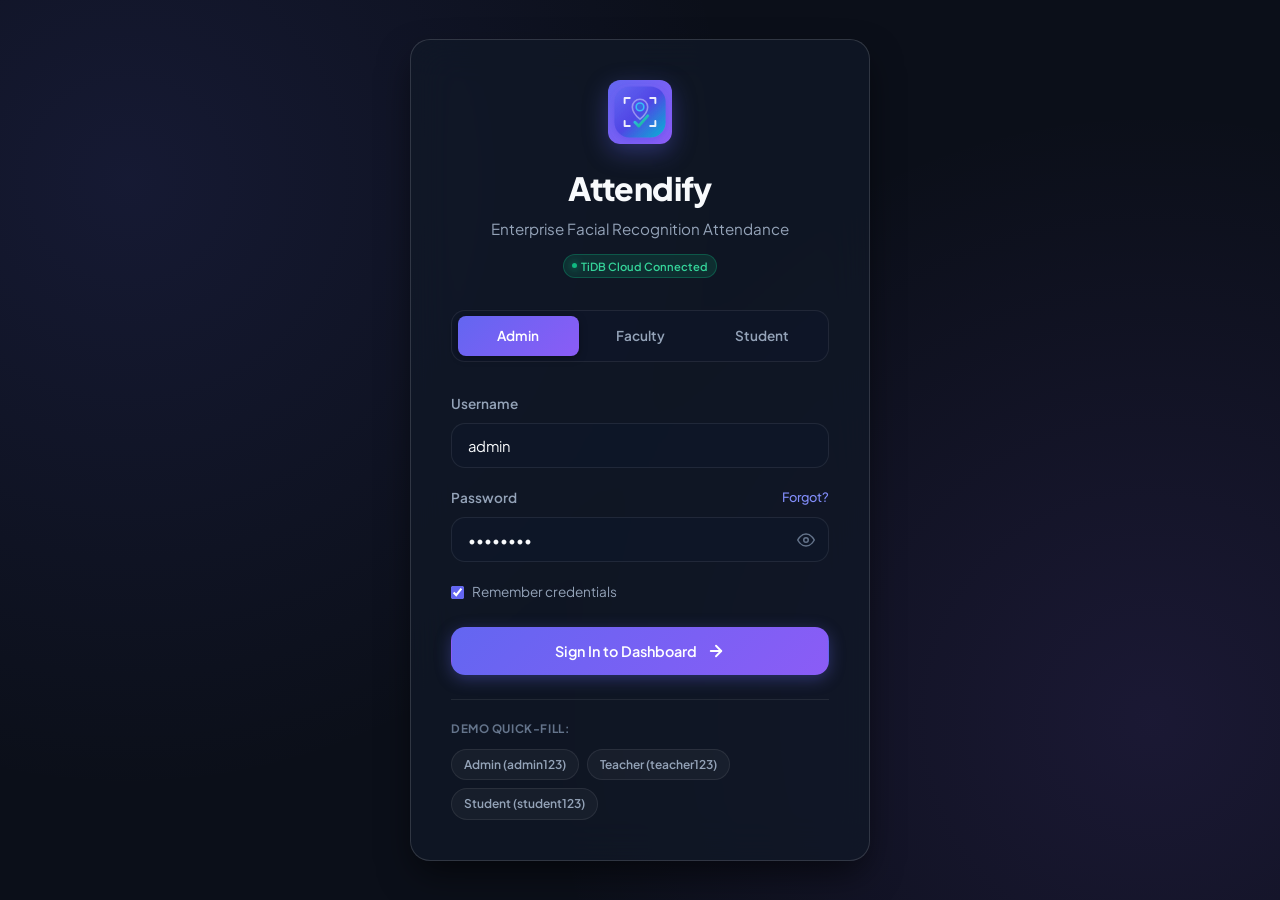
<file: frontend/index.html>
<!DOCTYPE html>
<html lang="en">
<head>
    <meta charset="UTF-8">
    <meta name="viewport" content="width=device-width, initial-scale=1.0">
    <title>Attendify - Enterprise Biometric Attendance Management</title>
    <link rel="icon" type="image/svg+xml" href="assets/img/logo.svg">
    <link rel="alternate icon" type="image/png" href="assets/img/favicon.png">
    <link rel="shortcut icon" href="favicon.ico">
    <link rel="stylesheet" href="assets/css/main.css">
    <link rel="preconnect" href="https://fonts.googleapis.com">
    <link rel="preconnect" href="https://fonts.gstatic.com" crossorigin>
</head>
<body>
    <div class="auth-wrapper">
        <div class="auth-card">
            <!-- Brand Header -->
            <div style="text-align: center; margin-bottom: 2rem;">
                <div class="brand-logo-icon" style="margin: 0 auto 1.25rem; width: 64px; height: 64px; box-shadow: 0 8px 24px var(--primary-glow);">
                    <img src="assets/img/logo.svg" alt="Attendify Logo" width="64" height="64" style="width: 100%; height: 100%; border-radius: 18px;">
                </div>
                <h1 style="font-size: 2rem; font-weight: 800; margin-bottom: 0.35rem; letter-spacing: -0.02em;">Attendify</h1>
                <p style="font-size: 0.95rem; color: var(--text-secondary);">Enterprise Facial Recognition Attendance</p>
                <div style="margin-top: 0.6rem;">
                    <span class="brand-badge">TiDB Cloud Connected</span>
                </div>
            </div>


            <!-- Role Selector Tabs -->
            <div class="role-tabs" id="roleTabs">
                <div class="role-tab active" data-role="admin">Admin</div>
                <div class="role-tab" data-role="teacher">Faculty</div>
                <div class="role-tab" data-role="student">Student</div>
            </div>

            <!-- Login Form -->
            <form id="loginForm">
                <div class="input-group">
                    <label for="username">Username</label>
                    <input type="text" id="username" placeholder="Enter your username" required autocomplete="username" value="admin">
                </div>

                <div class="input-group">
                    <label for="password" style="display: flex; justify-content: space-between;">
                        <span>Password</span>
                        <a href="#" id="forgotPwLink" style="font-size: 0.8rem; font-weight: 500;">Forgot?</a>
                    </label>
                    <div style="position: relative;">
                        <input type="password" id="password" placeholder="Enter your password" required autocomplete="current-password" value="admin123" style="padding-right: 2.75rem;">
                        <button type="button" id="togglePassword" style="position: absolute; right: 0.85rem; top: 50%; transform: translateY(-50%); background: none; border: none; color: var(--text-muted); cursor: pointer; display: flex; align-items: center;">
                            <svg id="eyeIcon" width="18" height="18" viewBox="0 0 24 24" fill="none" stroke="currentColor" stroke-width="2">
                                <path d="M1 12s4-8 11-8 11 8 11 8-4 8-11 8-11-8-11-8z"></path>
                                <circle cx="12" cy="12" r="3"></circle>
                            </svg>
                        </button>
                    </div>
                </div>

                <div style="margin-bottom: 1.5rem; display: flex; align-items: center; justify-content: space-between;">
                    <label style="display: flex; align-items: center; gap: 0.5rem; cursor: pointer; font-size: 0.85rem; color: var(--text-secondary); user-select: none;">
                        <input type="checkbox" id="rememberMe" checked style="width: auto; accent-color: var(--primary);"> Remember credentials
                    </label>
                </div>

                <button type="submit" class="btn btn-primary" id="submitBtn" style="width: 100%; padding: 0.875rem;">
                    <span id="btnText">Sign In to Dashboard</span>
                    <svg width="18" height="18" viewBox="0 0 24 24" fill="none" stroke="currentColor" stroke-width="2.5" stroke-linecap="round" stroke-linejoin="round">
                        <line x1="5" y1="12" x2="19" y2="12"></line>
                        <polyline points="12 5 19 12 12 19"></polyline>
                    </svg>
                </button>
            </form>

            <!-- Quick Demo Credentials Fill -->
            <div class="demo-badge-group">
                <span style="width: 100%; font-size: 0.725rem; font-weight: 700; text-transform: uppercase; letter-spacing: 0.05em; color: var(--text-muted); margin-bottom: 0.25rem;">
                    Demo Quick-Fill:
                </span>
                <span class="demo-chip" onclick="fillDemo('admin', 'admin123', 'admin')">Admin (admin123)</span>
                <span class="demo-chip" onclick="fillDemo('prof_smith', 'teacher123', 'teacher')">Teacher (teacher123)</span>
                <span class="demo-chip" onclick="fillDemo('alex_j', 'student123', 'student')">Student (student123)</span>
            </div>
        </div>
    </div>

    <!-- Forgot Password Modal -->
    <div class="modal" id="forgotModal">
        <div class="modal-content">
            <div class="modal-header">
                <h3>Reset Password</h3>
                <button class="modal-close-btn" onclick="closeForgotModal()">&times;</button>
            </div>
            <p style="font-size: 0.9rem; color: var(--text-secondary); margin-bottom: 1.25rem;">
                Enter your registered username or email to receive password reset instructions.
            </p>
            <div class="input-group">
                <label>Username / Email</label>
                <input type="text" id="resetEmail" placeholder="e.g. admin@attendify.com">
            </div>
            <div style="display: flex; gap: 0.75rem; justify-content: flex-end; margin-top: 1.5rem;">
                <button class="btn btn-secondary" onclick="closeForgotModal()">Cancel</button>
                <button class="btn btn-primary" onclick="sendResetRequest()">Send Reset Link</button>
            </div>
        </div>
    </div>

    <script src="assets/js/config.js"></script>
    <script src="assets/js/api.js"></script>
    <script>
        // Password visibility toggle
        const passwordInput = document.getElementById('password');
        const toggleBtn = document.getElementById('togglePassword');
        toggleBtn.addEventListener('click', () => {
            const isPw = passwordInput.type === 'password';
            passwordInput.type = isPw ? 'text' : 'password';
            toggleBtn.style.color = isPw ? 'var(--primary)' : 'var(--text-muted)';
        });

        // Role Tabs
        const tabs = document.querySelectorAll('.role-tab');
        tabs.forEach(tab => {
            tab.addEventListener('click', () => {
                tabs.forEach(t => t.classList.remove('active'));
                tab.classList.add('active');
                const role = tab.dataset.role;
                if (role === 'admin') fillDemo('admin', 'admin123', 'admin');
                else if (role === 'teacher') fillDemo('prof_smith', 'teacher123', 'teacher');
                else if (role === 'student') fillDemo('alex_j', 'student123', 'student');
            });
        });

        function fillDemo(user, pw, role) {
            document.getElementById('username').value = user;
            document.getElementById('password').value = pw;
            tabs.forEach(t => {
                if (t.dataset.role === role) t.classList.add('active');
                else t.classList.remove('active');
            });
        }

        // Form Submit
        document.getElementById('loginForm').addEventListener('submit', async (e) => {
            e.preventDefault();
            const username = document.getElementById('username').value.trim();
            const password = document.getElementById('password').value;
            const submitBtn = document.getElementById('submitBtn');
            const btnText = document.getElementById('btnText');

            submitBtn.disabled = true;
            btnText.textContent = 'Authenticating...';

            const res = await apiRequest('/login', 'POST', { username, password });

            submitBtn.disabled = false;
            btnText.textContent = 'Sign In to Dashboard';

            if (res.token) {
                localStorage.setItem('token', res.token);
                localStorage.setItem('role', res.role);
                localStorage.setItem('full_name', res.full_name || username);
                localStorage.setItem('user_id', res.user_id);
                localStorage.setItem('username', res.username || username);
                
                showToast(`Welcome back, ${res.full_name || username}!`, 'success');

                setTimeout(() => {
                    if (res.role === 'admin') {
                        window.location.href = 'admin/dashboard.html';
                    } else if (res.role === 'teacher') {
                        window.location.href = 'teacher/dashboard.html';
                    } else {
                        window.location.href = 'student/dashboard.html';
                    }
                }, 700);
            } else {
                showToast(res.message || 'Login failed. Please check your credentials.', 'error');
            }
        });

        // Forgot Password Modal
        document.getElementById('forgotPwLink').onclick = (e) => {
            e.preventDefault();
            document.getElementById('forgotModal').classList.add('active');
        };

        function closeForgotModal() {
            document.getElementById('forgotModal').classList.remove('active');
        }

        function sendResetRequest() {
            const input = document.getElementById('resetEmail').value;
            if (!input) {
                showToast('Please enter your email or username', 'warning');
                return;
            }
            showToast('Password reset link sent to registered email.', 'info');
            closeForgotModal();
        }

        // Silent non-blocking backend pre-warming for instant login
        if (window.fetch && typeof API_BASE_URL !== 'undefined') {
            fetch(`${API_BASE_URL}/health`).catch(() => {});
        }
    </script>
</body>
</html>
</file>
<file: frontend/assets/css/main.css>
/* ==========================================================================
   ATTENDIFY MODERN SAAS DESIGN SYSTEM
   Professional Dark Slate / Glassmorphic UI with Micro-Interactions
   ========================================================================== */

@import url('https://fonts.googleapis.com/css2?family=Plus+Jakarta+Sans:wght@300;400;500;600;700;800&family=JetBrains+Mono:wght@400;500;600&display=swap');

:root {
    /* Brand Colors */
    --primary: #6366f1;
    --primary-light: #818cf8;
    --primary-dark: #4f46e5;
    --primary-gradient: linear-gradient(135deg, #6366f1 0%, #8b5cf6 100%);
    --primary-glow: rgba(99, 102, 241, 0.35);

    /* Backgrounds & Surfaces */
    --bg-main: #0b0f19;
    --bg-surface: #111827;
    --bg-card: rgba(17, 24, 39, 0.75);
    --bg-card-hover: rgba(31, 41, 55, 0.85);
    --bg-glass: rgba(17, 24, 39, 0.65);
    --bg-sidebar: #0a0e17;
    --bg-input: rgba(15, 23, 42, 0.7);

    /* Text Colors */
    --text-primary: #f8fafc;
    --text-secondary: #94a3b8;
    --text-muted: #64748b;
    --text-inverse: #0f172a;

    /* Semantic Status */
    --success: #10b981;
    --success-bg: rgba(16, 185, 129, 0.12);
    --success-border: rgba(16, 185, 129, 0.25);
    
    --danger: #f43f5e;
    --danger-bg: rgba(244, 63, 94, 0.12);
    --danger-border: rgba(244, 63, 94, 0.25);

    --warning: #f59e0b;
    --warning-bg: rgba(245, 158, 11, 0.12);
    --warning-border: rgba(245, 158, 11, 0.25);

    --info: #0ea5e9;
    --info-bg: rgba(14, 165, 233, 0.12);
    --info-border: rgba(14, 165, 233, 0.25);

    /* Borders & Shadows */
    --border-subtle: rgba(255, 255, 255, 0.08);
    --border-medium: rgba(255, 255, 255, 0.14);
    --border-focus: rgba(99, 102, 241, 0.6);
    --shadow-sm: 0 2px 8px rgba(0, 0, 0, 0.3);
    --shadow-md: 0 8px 24px -4px rgba(0, 0, 0, 0.45);
    --shadow-lg: 0 16px 36px -6px rgba(0, 0, 0, 0.6);
    --shadow-glow: 0 0 24px var(--primary-glow);

    /* Sizing & Transitions */
    --radius-sm: 0.5rem;
    --radius-md: 0.875rem;
    --radius-lg: 1.25rem;
    --radius-full: 9999px;
    --transition-fast: 0.15s cubic-bezier(0.4, 0, 0.2, 1);
    --transition-normal: 0.25s cubic-bezier(0.4, 0, 0.2, 1);
    --transition-smooth: 0.4s cubic-bezier(0.16, 1, 0.3, 1);
}

/* ==========================================================================
   RESET & BASE STYLES
   ========================================================================== */

* {
    margin: 0;
    padding: 0;
    box-sizing: border-box;
    font-family: 'Plus Jakarta Sans', -apple-system, BlinkMacSystemFont, 'Segoe UI', Roboto, sans-serif;
    -webkit-font-smoothing: antialiased;
}

body {
    background-color: var(--bg-main);
    color: var(--text-primary);
    min-height: 100vh;
    line-height: 1.5;
    overflow-x: hidden;
}

/* Custom Scrollbar */
::-webkit-scrollbar {
    width: 6px;
    height: 6px;
}
::-webkit-scrollbar-track {
    background: var(--bg-main);
}
::-webkit-scrollbar-thumb {
    background: rgba(255, 255, 255, 0.15);
    border-radius: var(--radius-full);
}
::-webkit-scrollbar-thumb:hover {
    background: rgba(255, 255, 255, 0.25);
}

/* Typography */
h1, h2, h3, h4, h5, h6 {
    font-weight: 700;
    letter-spacing: -0.025em;
    color: var(--text-primary);
}

p {
    color: var(--text-secondary);
}

a {
    color: var(--primary-light);
    text-decoration: none;
    transition: color var(--transition-fast);
}
a:hover {
    color: var(--primary);
}

/* ==========================================================================
   LAYOUT & STRUCTURE
   ========================================================================== */

.dashboard-layout {
    display: grid;
    grid-template-columns: 280px 1fr;
    min-height: 100vh;
    position: relative;
}

/* Sidebar */
.sidebar {
    background: var(--bg-sidebar);
    border-right: 1px solid var(--border-subtle);
    padding: 1.75rem 1.25rem;
    position: sticky;
    top: 0;
    height: 100vh;
    display: flex;
    flex-direction: column;
    z-index: 50;
    transition: transform var(--transition-smooth);
}

.brand-header {
    display: flex;
    align-items: center;
    gap: 0.875rem;
    padding: 0 0.5rem 1.75rem;
    border-bottom: 1px solid var(--border-subtle);
    margin-bottom: 1.5rem;
}

.brand-logo-icon {
    width: 42px;
    height: 42px;
    border-radius: 12px;
    background: var(--primary-gradient);
    display: flex;
    align-items: center;
    justify-content: center;
    box-shadow: 0 4px 16px var(--primary-glow);
    color: white;
    font-weight: 800;
    font-size: 1.25rem;
}

.brand-info h2 {
    font-size: 1.35rem;
    font-weight: 800;
    background: linear-gradient(135deg, #fff 0%, #cbd5e1 100%);
    -webkit-background-clip: text;
    -webkit-text-fill-color: transparent;
    line-height: 1.2;
}

.brand-badge {
    font-size: 0.7rem;
    font-weight: 600;
    padding: 0.15rem 0.5rem;
    background: rgba(16, 185, 129, 0.15);
    color: #34d399;
    border-radius: var(--radius-full);
    border: 1px solid rgba(16, 185, 129, 0.3);
    display: inline-flex;
    align-items: center;
    gap: 0.3rem;
}

.brand-badge::before {
    content: '';
    width: 5px;
    height: 5px;
    background: #10b981;
    border-radius: 50%;
    box-shadow: 0 0 8px #10b981;
}

/* Nav Links */
.nav-group-title {
    font-size: 0.72rem;
    text-transform: uppercase;
    letter-spacing: 0.08em;
    color: var(--text-muted);
    padding: 0.5rem 0.75rem;
    margin-top: 0.5rem;
    font-weight: 700;
}

.nav-link {
    display: flex;
    align-items: center;
    gap: 0.875rem;
    padding: 0.85rem 1rem;
    color: var(--text-secondary);
    font-weight: 500;
    font-size: 0.925rem;
    border-radius: var(--radius-md);
    margin-bottom: 0.35rem;
    transition: all var(--transition-normal);
    position: relative;
    border: 1px solid transparent;
}

.nav-link svg {
    width: 20px;
    height: 20px;
    color: var(--text-muted);
    transition: all var(--transition-normal);
    flex-shrink: 0;
}

.nav-link:hover {
    color: var(--text-primary);
    background: rgba(255, 255, 255, 0.04);
    border-color: var(--border-subtle);
}

.nav-link:hover svg {
    color: var(--primary-light);
}

.nav-link.active {
    background: rgba(99, 102, 241, 0.12);
    color: var(--primary-light);
    border-color: rgba(99, 102, 241, 0.3);
    font-weight: 600;
}

.nav-link.active svg {
    color: var(--primary);
}

.nav-link.active::before {
    content: '';
    position: absolute;
    left: -0.25rem;
    top: 50%;
    transform: translateY(-50%);
    width: 4px;
    height: 20px;
    background: var(--primary);
    border-radius: var(--radius-full);
    box-shadow: 0 0 10px var(--primary);
}

/* Sidebar Footer User Card */
.sidebar-footer {
    margin-top: auto;
    padding-top: 1rem;
    border-top: 1px solid var(--border-subtle);
}

.user-profile-card {
    display: flex;
    align-items: center;
    gap: 0.75rem;
    padding: 0.75rem;
    border-radius: var(--radius-md);
    background: rgba(255, 255, 255, 0.02);
    border: 1px solid var(--border-subtle);
    margin-bottom: 0.75rem;
}

.avatar {
    width: 38px;
    height: 38px;
    border-radius: 50%;
    background: var(--primary-gradient);
    display: flex;
    align-items: center;
    justify-content: center;
    font-weight: 700;
    color: white;
    font-size: 0.95rem;
    box-shadow: var(--shadow-sm);
    flex-shrink: 0;
}

.user-meta {
    flex: 1;
    min-width: 0;
}

.user-name {
    font-size: 0.875rem;
    font-weight: 600;
    color: var(--text-primary);
    white-space: nowrap;
    overflow: hidden;
    text-overflow: ellipsis;
}

.user-role-badge {
    font-size: 0.7rem;
    font-weight: 600;
    text-transform: capitalize;
    color: var(--primary-light);
}

/* Main Content Area */
.main-content {
    padding: 2.25rem 3rem;
    background: radial-gradient(circle at 80% 0%, rgba(99, 102, 241, 0.05), transparent 40%),
                radial-gradient(circle at 10% 90%, rgba(139, 92, 246, 0.04), transparent 35%),
                var(--bg-main);
    min-height: 100vh;
    display: flex;
    flex-direction: column;
}

/* Top Header */
.top-header {
    display: flex;
    justify-content: space-between;
    align-items: center;
    margin-bottom: 2.25rem;
    gap: 1.5rem;
    flex-wrap: wrap;
}

.header-title-wrap h1 {
    font-size: 1.85rem;
    font-weight: 800;
    line-height: 1.2;
    margin-bottom: 0.25rem;
}

.header-title-wrap p {
    font-size: 0.925rem;
    color: var(--text-secondary);
}

.header-actions {
    display: flex;
    align-items: center;
    gap: 0.875rem;
}

.system-status-pill {
    padding: 0.45rem 0.9rem;
    background: rgba(15, 23, 42, 0.7);
    border: 1px solid var(--border-subtle);
    border-radius: var(--radius-full);
    font-size: 0.8rem;
    color: var(--text-secondary);
    display: flex;
    align-items: center;
    gap: 0.5rem;
}

.status-dot {
    width: 8px;
    height: 8px;
    background: var(--success);
    border-radius: 50%;
    box-shadow: 0 0 8px var(--success);
    animation: pulseGlow 2s infinite;
}

@keyframes pulseGlow {
    0% { transform: scale(0.95); opacity: 0.8; }
    50% { transform: scale(1.15); opacity: 1; }
    100% { transform: scale(0.95); opacity: 0.8; }
}

/* ==========================================================================
   CARDS & CONTAINERS
   ========================================================================== */

.glass-card {
    background: var(--bg-card);
    backdrop-filter: blur(16px);
    -webkit-backdrop-filter: blur(16px);
    border: 1px solid var(--border-subtle);
    border-radius: var(--radius-lg);
    box-shadow: var(--shadow-md);
    transition: all var(--transition-normal);
}

.glass-card:hover {
    border-color: var(--border-medium);
}

/* Stats Grid */
.stat-grid {
    display: grid;
    grid-template-columns: repeat(auto-fit, minmax(240px, 1fr));
    gap: 1.5rem;
    margin-bottom: 2rem;
}

.stat-card {
    background: var(--bg-card);
    backdrop-filter: blur(12px);
    border: 1px solid var(--border-subtle);
    border-radius: var(--radius-lg);
    padding: 1.5rem;
    display: flex;
    flex-direction: column;
    justify-content: space-between;
    transition: all var(--transition-normal);
    position: relative;
    overflow: hidden;
}

.stat-card::after {
    content: '';
    position: absolute;
    top: 0;
    left: 0;
    right: 0;
    height: 3px;
    background: var(--primary-gradient);
    opacity: 0;
    transition: opacity var(--transition-normal);
}

.stat-card:hover {
    transform: translateY(-3px);
    border-color: rgba(99, 102, 241, 0.3);
    box-shadow: var(--shadow-md);
}

.stat-card:hover::after {
    opacity: 1;
}

.stat-header {
    display: flex;
    justify-content: space-between;
    align-items: flex-start;
    margin-bottom: 1rem;
}

.stat-title {
    font-size: 0.85rem;
    font-weight: 600;
    color: var(--text-secondary);
    text-transform: uppercase;
    letter-spacing: 0.04em;
}

.stat-icon-wrapper {
    width: 44px;
    height: 44px;
    border-radius: var(--radius-md);
    display: flex;
    align-items: center;
    justify-content: center;
    background: rgba(99, 102, 241, 0.1);
    color: var(--primary-light);
    border: 1px solid rgba(99, 102, 241, 0.2);
}

.stat-value {
    font-size: 2.25rem;
    font-weight: 800;
    letter-spacing: -0.03em;
    line-height: 1.1;
    margin-bottom: 0.5rem;
    color: var(--text-primary);
}

.stat-footer {
    display: flex;
    align-items: center;
    gap: 0.5rem;
    font-size: 0.825rem;
    font-weight: 500;
}

.trend-badge {
    padding: 0.15rem 0.5rem;
    border-radius: var(--radius-full);
    font-size: 0.75rem;
    font-weight: 700;
    display: inline-flex;
    align-items: center;
    gap: 0.25rem;
}
.trend-badge.positive {
    background: var(--success-bg);
    color: var(--success);
    border: 1px solid var(--success-border);
}
.trend-badge.negative {
    background: var(--danger-bg);
    color: var(--danger);
    border: 1px solid var(--danger-border);
}

/* ==========================================================================
   BUTTONS & CONTROLS
   ========================================================================== */

.btn {
    display: inline-flex;
    align-items: center;
    justify-content: center;
    gap: 0.6rem;
    padding: 0.75rem 1.4rem;
    font-size: 0.9rem;
    font-weight: 600;
    border-radius: var(--radius-md);
    border: 1px solid transparent;
    cursor: pointer;
    transition: all var(--transition-normal);
    text-decoration: none;
    user-select: none;
    line-height: 1;
}

.btn svg {
    width: 18px;
    height: 18px;
}

.btn-primary {
    background: var(--primary-gradient);
    color: white;
    box-shadow: 0 4px 16px var(--primary-glow);
}
.btn-primary:hover {
    transform: translateY(-2px);
    box-shadow: 0 6px 20px var(--primary-glow);
    filter: brightness(1.08);
}
.btn-primary:active {
    transform: translateY(0);
}

.btn-secondary {
    background: rgba(255, 255, 255, 0.05);
    color: var(--text-primary);
    border: 1px solid var(--border-medium);
}
.btn-secondary:hover {
    background: rgba(255, 255, 255, 0.09);
    border-color: rgba(255, 255, 255, 0.2);
}

.btn-success {
    background: linear-gradient(135deg, #10b981 0%, #059669 100%);
    color: white;
    box-shadow: 0 4px 14px rgba(16, 185, 129, 0.3);
}
.btn-success:hover {
    transform: translateY(-2px);
    box-shadow: 0 6px 18px rgba(16, 185, 129, 0.4);
}

.btn-danger {
    background: linear-gradient(135deg, #f43f5e 0%, #e11d48 100%);
    color: white;
    box-shadow: 0 4px 14px rgba(244, 63, 94, 0.3);
}
.btn-danger:hover {
    transform: translateY(-2px);
    box-shadow: 0 6px 18px rgba(244, 63, 94, 0.4);
}

.btn-ghost {
    background: transparent;
    color: var(--text-secondary);
}
.btn-ghost:hover {
    background: rgba(255, 255, 255, 0.05);
    color: var(--text-primary);
}

.btn-sm {
    padding: 0.5rem 0.9rem;
    font-size: 0.825rem;
    border-radius: var(--radius-sm);
}

.btn:disabled {
    opacity: 0.5;
    cursor: not-allowed;
    transform: none !important;
    box-shadow: none !important;
}

/* ==========================================================================
   FORMS & INPUTS
   ========================================================================== */

.input-group {
    margin-bottom: 1.25rem;
}

.input-group label {
    display: block;
    margin-bottom: 0.5rem;
    font-size: 0.85rem;
    font-weight: 600;
    color: var(--text-secondary);
}

.input-group input, 
.input-group select, 
.input-group textarea {
    width: 100%;
    padding: 0.8rem 1rem;
    background: var(--bg-input);
    border: 1px solid var(--border-subtle);
    border-radius: var(--radius-md);
    color: var(--text-primary);
    font-size: 0.925rem;
    outline: none;
    transition: all var(--transition-normal);
}

.input-group input::placeholder, 
.input-group textarea::placeholder {
    color: var(--text-muted);
}

.input-group input:focus, 
.input-group select:focus, 
.input-group textarea:focus {
    border-color: var(--primary);
    box-shadow: 0 0 0 3px rgba(99, 102, 241, 0.2);
    background: rgba(15, 23, 42, 0.9);
}

.input-group select option {
    background: #111827;
    color: white;
}

/* ==========================================================================
   TABLES & DATA LISTS
   ========================================================================== */

.table-container {
    background: var(--bg-card);
    border: 1px solid var(--border-subtle);
    border-radius: var(--radius-lg);
    overflow: hidden;
    box-shadow: var(--shadow-md);
    backdrop-filter: blur(12px);
}

table {
    width: 100%;
    border-collapse: collapse;
    text-align: left;
}

thead th {
    background: rgba(255, 255, 255, 0.03);
    padding: 1rem 1.25rem;
    font-size: 0.775rem;
    font-weight: 700;
    text-transform: uppercase;
    letter-spacing: 0.06em;
    color: var(--text-muted);
    border-bottom: 1px solid var(--border-subtle);
}

tbody tr {
    border-bottom: 1px solid var(--border-subtle);
    transition: background var(--transition-fast);
}

tbody tr:last-child {
    border-bottom: none;
}

tbody tr:hover {
    background: rgba(255, 255, 255, 0.025);
}

tbody td {
    padding: 1rem 1.25rem;
    font-size: 0.9rem;
    color: var(--text-primary);
    vertical-align: middle;
}

/* Status Pills */
.status-pill {
    display: inline-flex;
    align-items: center;
    gap: 0.4rem;
    padding: 0.3rem 0.75rem;
    border-radius: var(--radius-full);
    font-size: 0.775rem;
    font-weight: 600;
    line-height: 1;
}

.status-pill.present, 
.status-pill.registered, 
.status-pill.success {
    background: var(--success-bg);
    color: var(--success);
    border: 1px solid var(--success-border);
}

.status-pill.absent, 
.status-pill.missing, 
.status-pill.danger {
    background: var(--danger-bg);
    color: var(--danger);
    border: 1px solid var(--danger-border);
}

.status-pill.warning {
    background: var(--warning-bg);
    color: var(--warning);
    border: 1px solid var(--warning-border);
}

/* ==========================================================================
   FACIAL RECOGNITION & CAMERA HUD
   ========================================================================== */

.camera-viewport-card {
    position: relative;
    width: 100%;
    aspect-ratio: 16/9;
    background: #000;
    border-radius: var(--radius-lg);
    overflow: hidden;
    border: 2px solid rgba(99, 102, 241, 0.4);
    box-shadow: 0 0 30px rgba(99, 102, 241, 0.2);
}

.camera-video {
    width: 100%;
    height: 100%;
    object-fit: cover;
    transform: scaleX(-1);
    -webkit-transform: scaleX(-1);
}


/* HUD Overlay Elements */
.hud-overlay {
    position: absolute;
    inset: 0;
    pointer-events: none;
    display: flex;
    flex-direction: column;
    justify-content: space-between;
    padding: 1.5rem;
}

.hud-top {
    display: flex;
    justify-content: space-between;
    align-items: center;
}

.hud-badge {
    padding: 0.4rem 0.9rem;
    background: rgba(0, 0, 0, 0.75);
    backdrop-filter: blur(8px);
    border: 1px solid rgba(255, 255, 255, 0.15);
    border-radius: var(--radius-full);
    font-size: 0.8rem;
    font-weight: 600;
    color: white;
    display: flex;
    align-items: center;
    gap: 0.5rem;
}

/* Target Face Reticle */
.face-target-frame {
    position: absolute;
    top: 50%;
    left: 50%;
    transform: translate(-50%, -50%);
    width: 240px;
    height: 280px;
    border-radius: 120px;
    border: 2px dashed rgba(99, 102, 241, 0.5);
    pointer-events: none;
    box-shadow: 0 0 20px rgba(99, 102, 241, 0.2);
}

.face-target-frame::before {
    content: 'ALIGN FACE';
    position: absolute;
    bottom: -28px;
    left: 50%;
    transform: translateX(-50%);
    font-size: 0.7rem;
    font-weight: 700;
    letter-spacing: 0.1em;
    color: var(--primary-light);
    background: rgba(0, 0, 0, 0.7);
    padding: 0.2rem 0.6rem;
    border-radius: var(--radius-full);
}

/* Animated Scanner Beam */
.scanner-beam {
    position: absolute;
    top: 0;
    left: 0;
    width: 100%;
    height: 3px;
    background: linear-gradient(90deg, transparent, var(--primary-light), #a855f7, transparent);
    box-shadow: 0 0 18px 4px var(--primary);
    display: none;
    animation: scanAnimation 2.2s ease-in-out infinite alternate;
}

@keyframes scanAnimation {
    0% { top: 5%; opacity: 0.4; }
    100% { top: 95%; opacity: 1; }
}

/* ==========================================================================
   MODALS & DIALOGS
   ========================================================================== */

.modal {
    position: fixed;
    inset: 0;
    background: rgba(0, 0, 0, 0.8);
    backdrop-filter: blur(8px);
    display: none;
    place-items: center;
    z-index: 1000;
    padding: 1.5rem;
    opacity: 0;
    transition: opacity var(--transition-normal);
}

.modal.active {
    display: grid;
    opacity: 1;
}

.modal-content {
    background: var(--bg-surface);
    border: 1px solid var(--border-medium);
    border-radius: var(--radius-lg);
    box-shadow: var(--shadow-lg);
    width: 100%;
    max-width: 540px;
    padding: 2.25rem;
    position: relative;
    transform: scale(0.95);
    transition: transform var(--transition-smooth);
}

.modal.active .modal-content {
    transform: scale(1);
}

.modal-header {
    display: flex;
    justify-content: space-between;
    align-items: center;
    margin-bottom: 1.5rem;
}

.modal-close-btn {
    background: transparent;
    border: none;
    color: var(--text-muted);
    font-size: 1.5rem;
    cursor: pointer;
    line-height: 1;
    padding: 0.25rem;
    transition: color var(--transition-fast);
}
.modal-close-btn:hover {
    color: var(--text-primary);
}

/* ==========================================================================
   TOAST NOTIFICATIONS
   ========================================================================== */

.toast-container {
    position: fixed;
    top: 24px;
    right: 24px;
    display: flex;
    flex-direction: column;
    gap: 0.75rem;
    z-index: 9999;
}

.toast {
    background: #1e293b;
    border: 1px solid var(--border-medium);
    border-radius: var(--radius-md);
    padding: 1rem 1.25rem;
    color: white;
    box-shadow: var(--shadow-lg);
    display: flex;
    align-items: center;
    gap: 0.875rem;
    min-width: 300px;
    max-width: 420px;
    transform: translateX(120%);
    opacity: 0;
    transition: all var(--transition-smooth);
}

.toast.show {
    transform: translateX(0);
    opacity: 1;
}

.toast.toast-success { border-left: 4px solid var(--success); }
.toast.toast-error { border-left: 4px solid var(--danger); }
.toast.toast-warning { border-left: 4px solid var(--warning); }
.toast.toast-info { border-left: 4px solid var(--info); }

/* ==========================================================================
   AUTH / LOGIN PAGE
   ========================================================================== */

.auth-wrapper {
    min-height: 100vh;
    display: flex;
    align-items: center;
    justify-content: center;
    padding: 2rem;
    background: radial-gradient(circle at 10% 20%, rgba(99, 102, 241, 0.12), transparent 45%),
                radial-gradient(circle at 90% 80%, rgba(139, 92, 246, 0.12), transparent 45%),
                var(--bg-main);
}

.auth-card {
    width: 100%;
    max-width: 460px;
    background: var(--bg-card);
    backdrop-filter: blur(20px);
    border: 1px solid var(--border-medium);
    border-radius: var(--radius-lg);
    box-shadow: var(--shadow-lg);
    padding: 2.5rem;
    animation: slideUp 0.6s ease-out;
}

@keyframes slideUp {
    from { opacity: 0; transform: translateY(20px); }
    to { opacity: 1; transform: translateY(0); }
}

.role-tabs {
    display: flex;
    background: rgba(15, 23, 42, 0.6);
    padding: 0.35rem;
    border-radius: var(--radius-md);
    margin-bottom: 2rem;
    border: 1px solid var(--border-subtle);
}

.role-tab {
    flex: 1;
    text-align: center;
    padding: 0.6rem;
    font-size: 0.85rem;
    font-weight: 600;
    color: var(--text-secondary);
    border-radius: var(--radius-sm);
    cursor: pointer;
    transition: all var(--transition-normal);
}

.role-tab.active {
    background: var(--primary-gradient);
    color: white;
    box-shadow: var(--shadow-sm);
}

/* Quick Demo Badges */
.demo-badge-group {
    display: flex;
    gap: 0.5rem;
    flex-wrap: wrap;
    margin-top: 1.5rem;
    padding-top: 1.25rem;
    border-top: 1px solid var(--border-subtle);
}

.demo-chip {
    font-size: 0.75rem;
    font-weight: 600;
    padding: 0.35rem 0.75rem;
    background: rgba(255, 255, 255, 0.04);
    border: 1px solid var(--border-subtle);
    border-radius: var(--radius-full);
    color: var(--text-secondary);
    cursor: pointer;
    transition: all var(--transition-fast);
}

.demo-chip:hover {
    background: rgba(99, 102, 241, 0.15);
    color: var(--primary-light);
    border-color: rgba(99, 102, 241, 0.3);
}

/* ==========================================================================
   RESPONSIVE DESIGN (MOBILE & TABLET)
   ========================================================================== */

.mobile-toggle-btn {
    display: none;
    background: rgba(255, 255, 255, 0.05);
    border: 1px solid var(--border-subtle);
    color: white;
    padding: 0.6rem;
    border-radius: var(--radius-md);
    cursor: pointer;
}

@media (max-width: 1024px) {
    .dashboard-layout {
        grid-template-columns: 240px 1fr;
    }
    .main-content {
        padding: 1.75rem 2rem;
    }
}

@media (max-width: 820px) {
    .dashboard-layout {
        grid-template-columns: 1fr;
    }

    .sidebar {
        position: fixed;
        left: 0;
        top: 0;
        bottom: 0;
        width: 280px;
        transform: translateX(-100%);
        box-shadow: var(--shadow-lg);
    }

    .sidebar.open {
        transform: translateX(0);
    }

    .mobile-toggle-btn {
        display: inline-flex;
    }

    .main-content {
        padding: 1.5rem 1.25rem;
    }

    .stat-grid {
        grid-template-columns: 1fr;
    }
}
</file>
